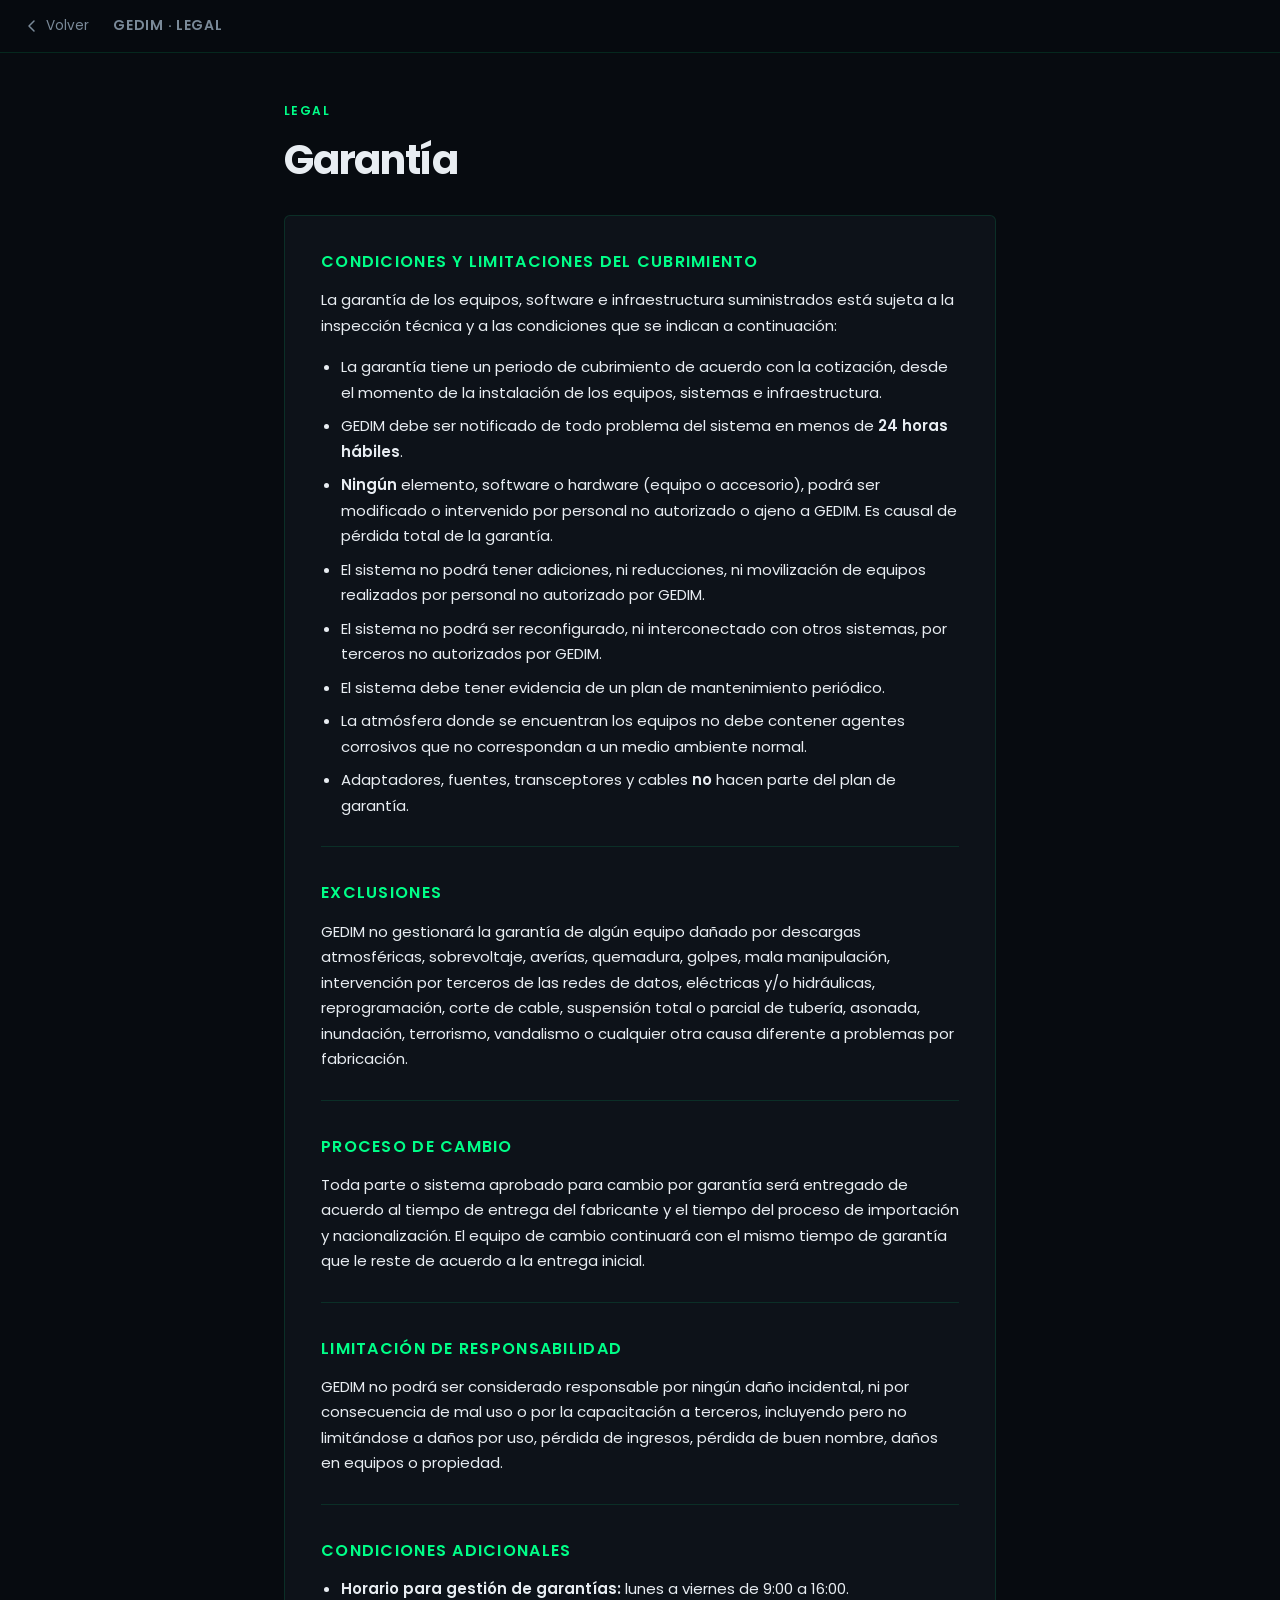
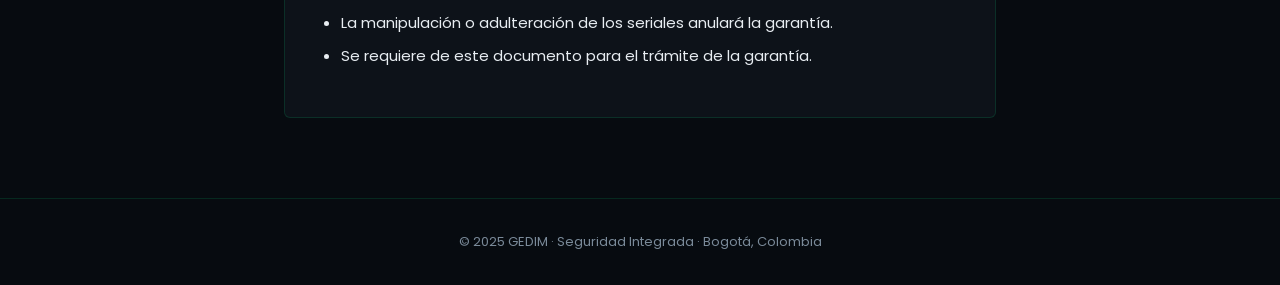
<file: garantia.html>
<!DOCTYPE html>
<html lang="es">
<head>
  <meta charset="UTF-8">
  <meta name="viewport" content="width=device-width, initial-scale=1.0">
  <meta name="theme-color" content="#070B10">
  <link rel="icon" type="image/x-icon" href="favicon.ico">
  <link rel="shortcut icon" href="favicon.ico">
  <title>Garantía — GEDIM</title>
  <link rel="preconnect" href="https://fonts.googleapis.com">
  <link rel="preconnect" href="https://fonts.gstatic.com" crossorigin>
  <link href="https://fonts.googleapis.com/css2?family=Poppins:ital,wght@0,300;0,400;0,500;0,700;1,400&display=swap" rel="stylesheet">
  <style>
    *, *::before, *::after { box-sizing: border-box; margin: 0; padding: 0; }
    :root {
      --bg:           #070B10;
      --bg-card:      #0D1219;
      --accent:       #00FF88;
      --text-primary: #E8EDF2;
      --text-muted:   #7A8A99;
      --border:       rgba(0,255,136,.12);
      --sans: "Poppins", system-ui, sans-serif;
      --radius: 6px;
    }
    html { scroll-behavior: smooth; }
    body {
      font-family: var(--sans);
      background: var(--bg);
      color: var(--text-primary);
      min-height: 100vh;
      line-height: 1.7;
    }

    /* ── Top bar ── */
    .topbar {
      position: sticky;
      top: 0;
      z-index: 100;
      background: rgba(7,11,16,.92);
      backdrop-filter: blur(12px);
      border-bottom: 1px solid var(--border);
      padding: .875rem 1.5rem;
      display: flex;
      align-items: center;
      gap: 1.5rem;
    }
    .topbar-back {
      font-size: .85rem;
      color: var(--text-muted);
      display: inline-flex;
      align-items: center;
      gap: .4rem;
      transition: color .2s;
      text-decoration: none;
    }
    .topbar-back:hover { color: var(--accent); }
    .topbar-back svg { flex-shrink: 0; }
    .topbar-title {
      font-size: .875rem;
      font-weight: 600;
      color: var(--text-muted);
      letter-spacing: .05em;
      text-transform: uppercase;
    }

    /* ── Content ── */
    .page-wrap {
      max-width: 760px;
      margin: 0 auto;
      padding: 3rem 1.5rem 5rem;
    }
    .page-tag {
      font-size: .75rem;
      font-weight: 600;
      letter-spacing: .12em;
      text-transform: uppercase;
      color: var(--accent);
      margin-bottom: 1rem;
    }
    h1 {
      font-size: clamp(1.75rem, 4vw, 2.5rem);
      font-weight: 700;
      line-height: 1.15;
      letter-spacing: -.03em;
      margin-bottom: 2rem;
    }
    .legal-card {
      background: var(--bg-card);
      border: 1px solid var(--border);
      border-radius: var(--radius);
      padding: 2rem 2.25rem;
    }
    .legal-card h2 {
      font-size: 1rem;
      font-weight: 600;
      color: var(--accent);
      letter-spacing: .08em;
      text-transform: uppercase;
      margin-top: 2rem;
      margin-bottom: .75rem;
    }
    .legal-card h2:first-child { margin-top: 0; }
    .legal-card p {
      font-size: .9375rem;
      color: var(--text-primary);
      margin-bottom: 1rem;
    }
    .legal-card ul {
      padding-left: 1.25rem;
      margin-bottom: 1rem;
    }
    .legal-card li {
      font-size: .9375rem;
      color: var(--text-primary);
      margin-bottom: .5rem;
    }
    .legal-card strong { color: var(--text-primary); font-weight: 600; }
    .legal-card hr {
      border: none;
      border-top: 1px solid var(--border);
      margin: 1.75rem 0;
    }

    /* ── Footer ── */
    .page-footer {
      text-align: center;
      padding: 2rem 1.5rem;
      font-size: .8125rem;
      color: var(--text-muted);
      border-top: 1px solid var(--border);
    }
  </style>
</head>
<body>

  <nav class="topbar" aria-label="Navegación de página">
    <a href="index.html" class="topbar-back" aria-label="Volver al sitio">
      <svg width="16" height="16" viewBox="0 0 16 16" fill="none" aria-hidden="true">
        <path d="M10 3L5 8L10 13" stroke="currentColor" stroke-width="1.5" stroke-linecap="round" stroke-linejoin="round"/>
      </svg>
      Volver
    </a>
    <span class="topbar-title">GEDIM · Legal</span>
  </nav>

  <main class="page-wrap">
    <p class="page-tag">Legal</p>
    <h1>Garantía</h1>

    <div class="legal-card">

      <h2>Condiciones y limitaciones del cubrimiento</h2>
      <p>La garantía de los equipos, software e infraestructura suministrados está sujeta a la inspección técnica y a las condiciones que se indican a continuación:</p>
      <ul>
        <li>La garantía tiene un periodo de cubrimiento de acuerdo con la cotización, desde el momento de la instalación de los equipos, sistemas e infraestructura.</li>
        <li>GEDIM debe ser notificado de todo problema del sistema en menos de <strong>24 horas hábiles</strong>.</li>
        <li><strong>Ningún</strong> elemento, software o hardware (equipo o accesorio), podrá ser modificado o intervenido por personal no autorizado o ajeno a GEDIM. Es causal de pérdida total de la garantía.</li>
        <li>El sistema no podrá tener adiciones, ni reducciones, ni movilización de equipos realizados por personal no autorizado por GEDIM.</li>
        <li>El sistema no podrá ser reconfigurado, ni interconectado con otros sistemas, por terceros no autorizados por GEDIM.</li>
        <li>El sistema debe tener evidencia de un plan de mantenimiento periódico.</li>
        <li>La atmósfera donde se encuentran los equipos no debe contener agentes corrosivos que no correspondan a un medio ambiente normal.</li>
        <li>Adaptadores, fuentes, transceptores y cables <strong>no</strong> hacen parte del plan de garantía.</li>
      </ul>

      <hr>

      <h2>Exclusiones</h2>
      <p>GEDIM no gestionará la garantía de algún equipo dañado por descargas atmosféricas, sobrevoltaje, averías, quemadura, golpes, mala manipulación, intervención por terceros de las redes de datos, eléctricas y/o hidráulicas, reprogramación, corte de cable, suspensión total o parcial de tubería, asonada, inundación, terrorismo, vandalismo o cualquier otra causa diferente a problemas por fabricación.</p>

      <hr>

      <h2>Proceso de cambio</h2>
      <p>Toda parte o sistema aprobado para cambio por garantía será entregado de acuerdo al tiempo de entrega del fabricante y el tiempo del proceso de importación y nacionalización. El equipo de cambio continuará con el mismo tiempo de garantía que le reste de acuerdo a la entrega inicial.</p>

      <hr>

      <h2>Limitación de responsabilidad</h2>
      <p>GEDIM no podrá ser considerado responsable por ningún daño incidental, ni por consecuencia de mal uso o por la capacitación a terceros, incluyendo pero no limitándose a daños por uso, pérdida de ingresos, pérdida de buen nombre, daños en equipos o propiedad.</p>

      <hr>

      <h2>Condiciones adicionales</h2>
      <ul>
        <li><strong>Horario para gestión de garantías:</strong> lunes a viernes de 9:00 a 16:00.</li>
        <li>La manipulación o adulteración de los seriales anulará la garantía.</li>
        <li>Se requiere de este documento para el trámite de la garantía.</li>
      </ul>

    </div>
  </main>

  <footer class="page-footer">
    © 2025 GEDIM · Seguridad Integrada · Bogotá, Colombia
  </footer>

</body>
</html>
</file>
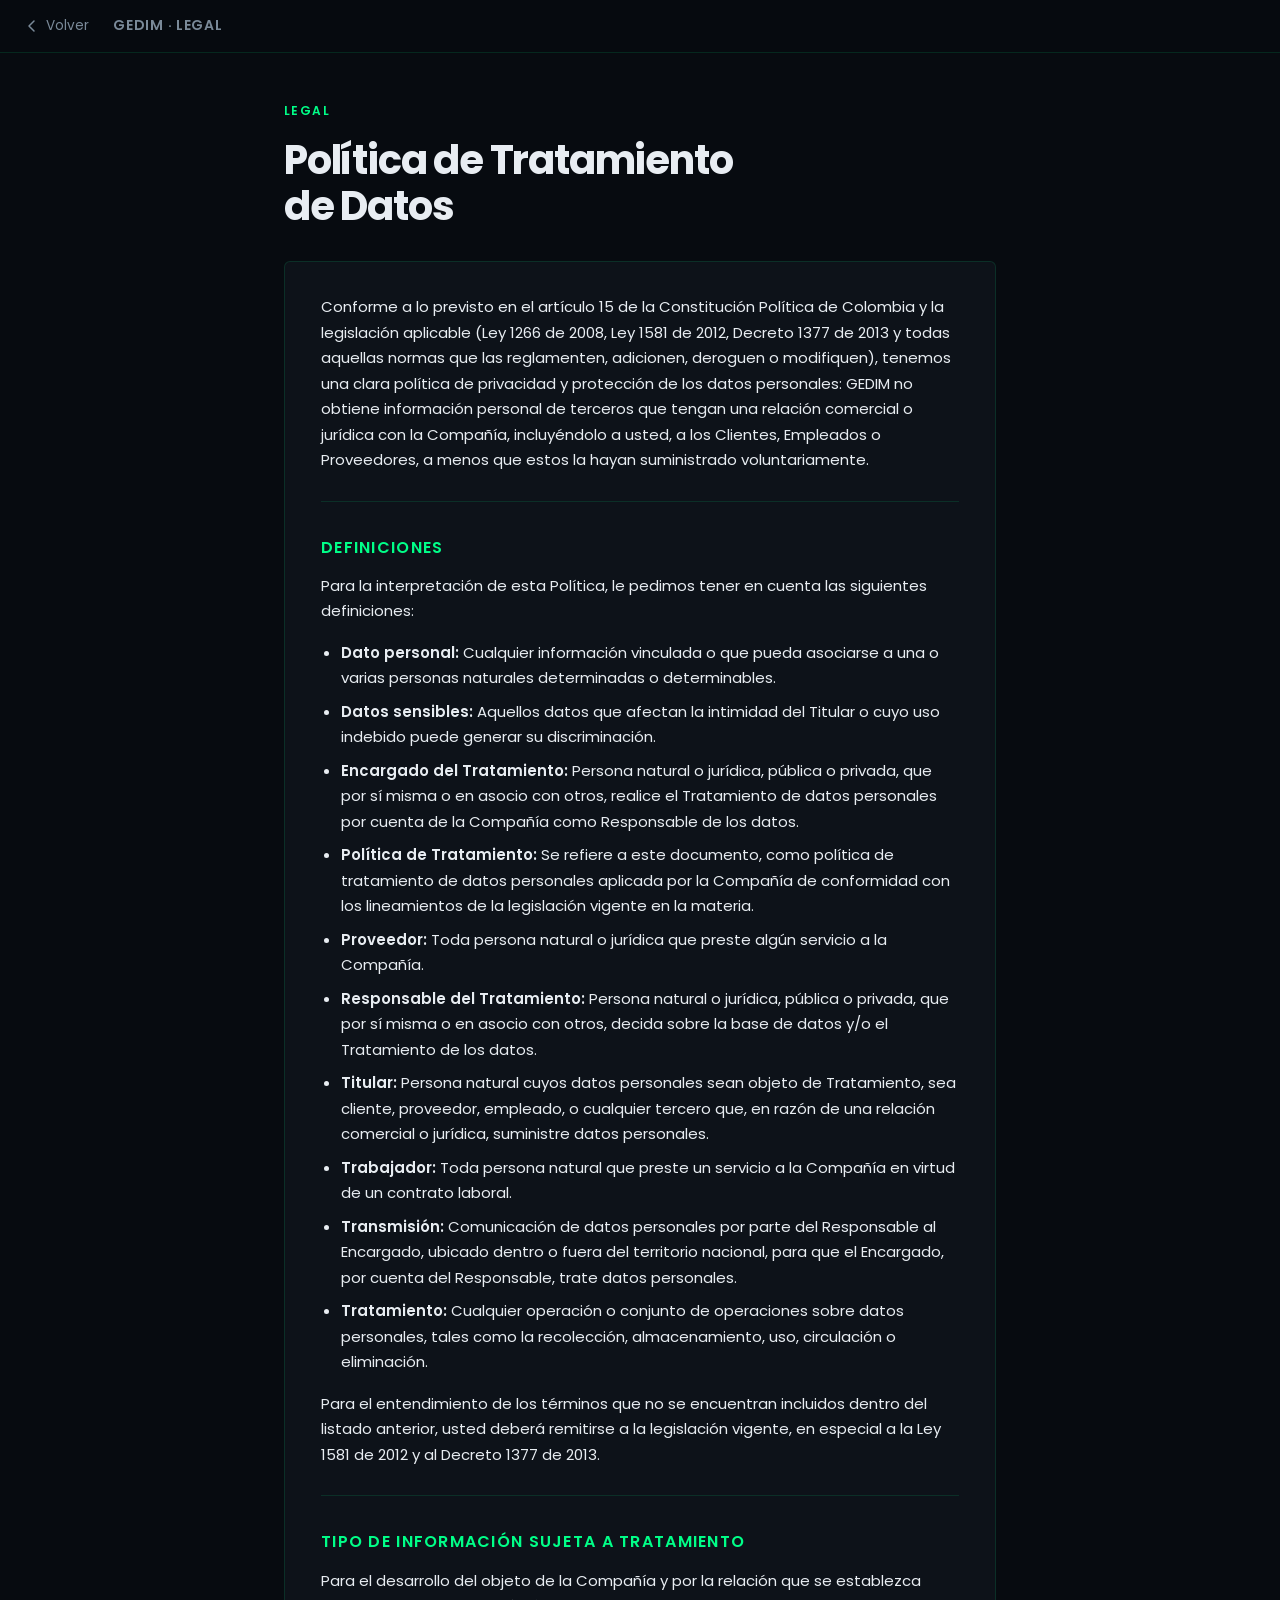
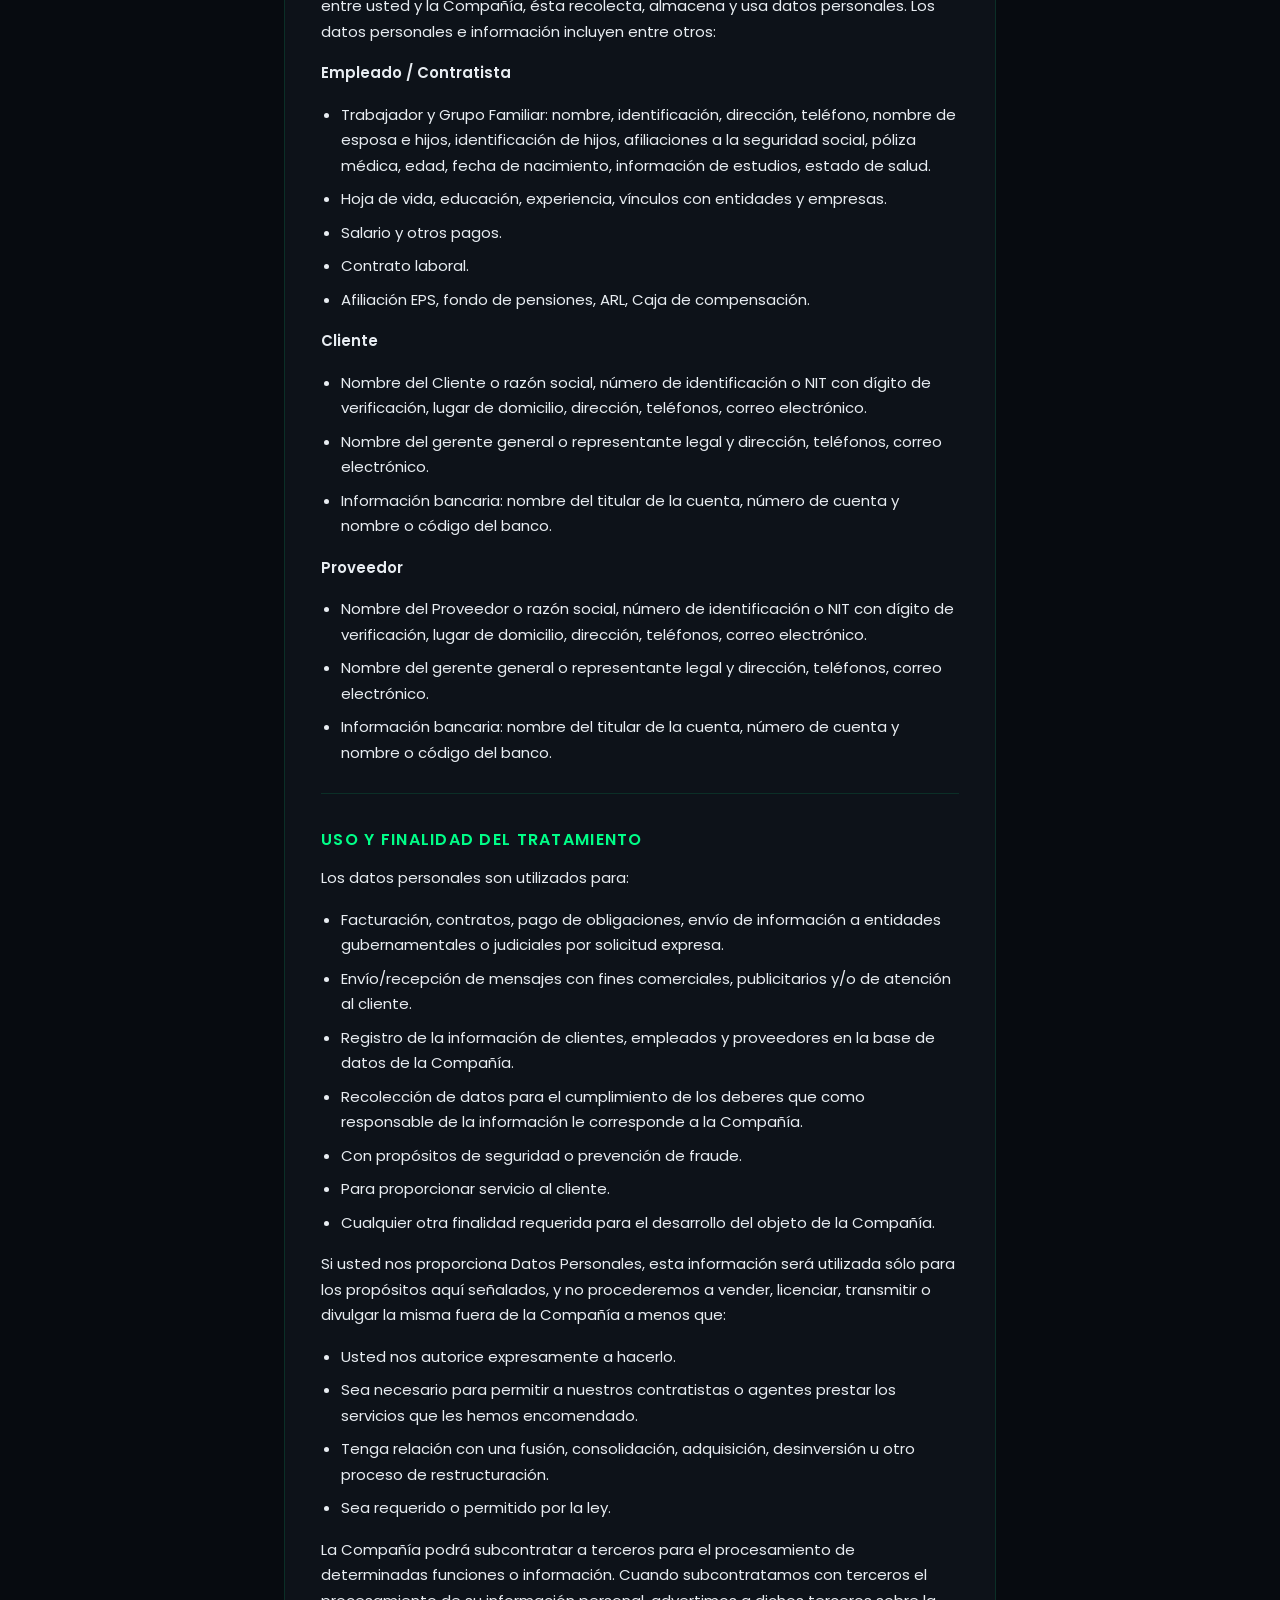
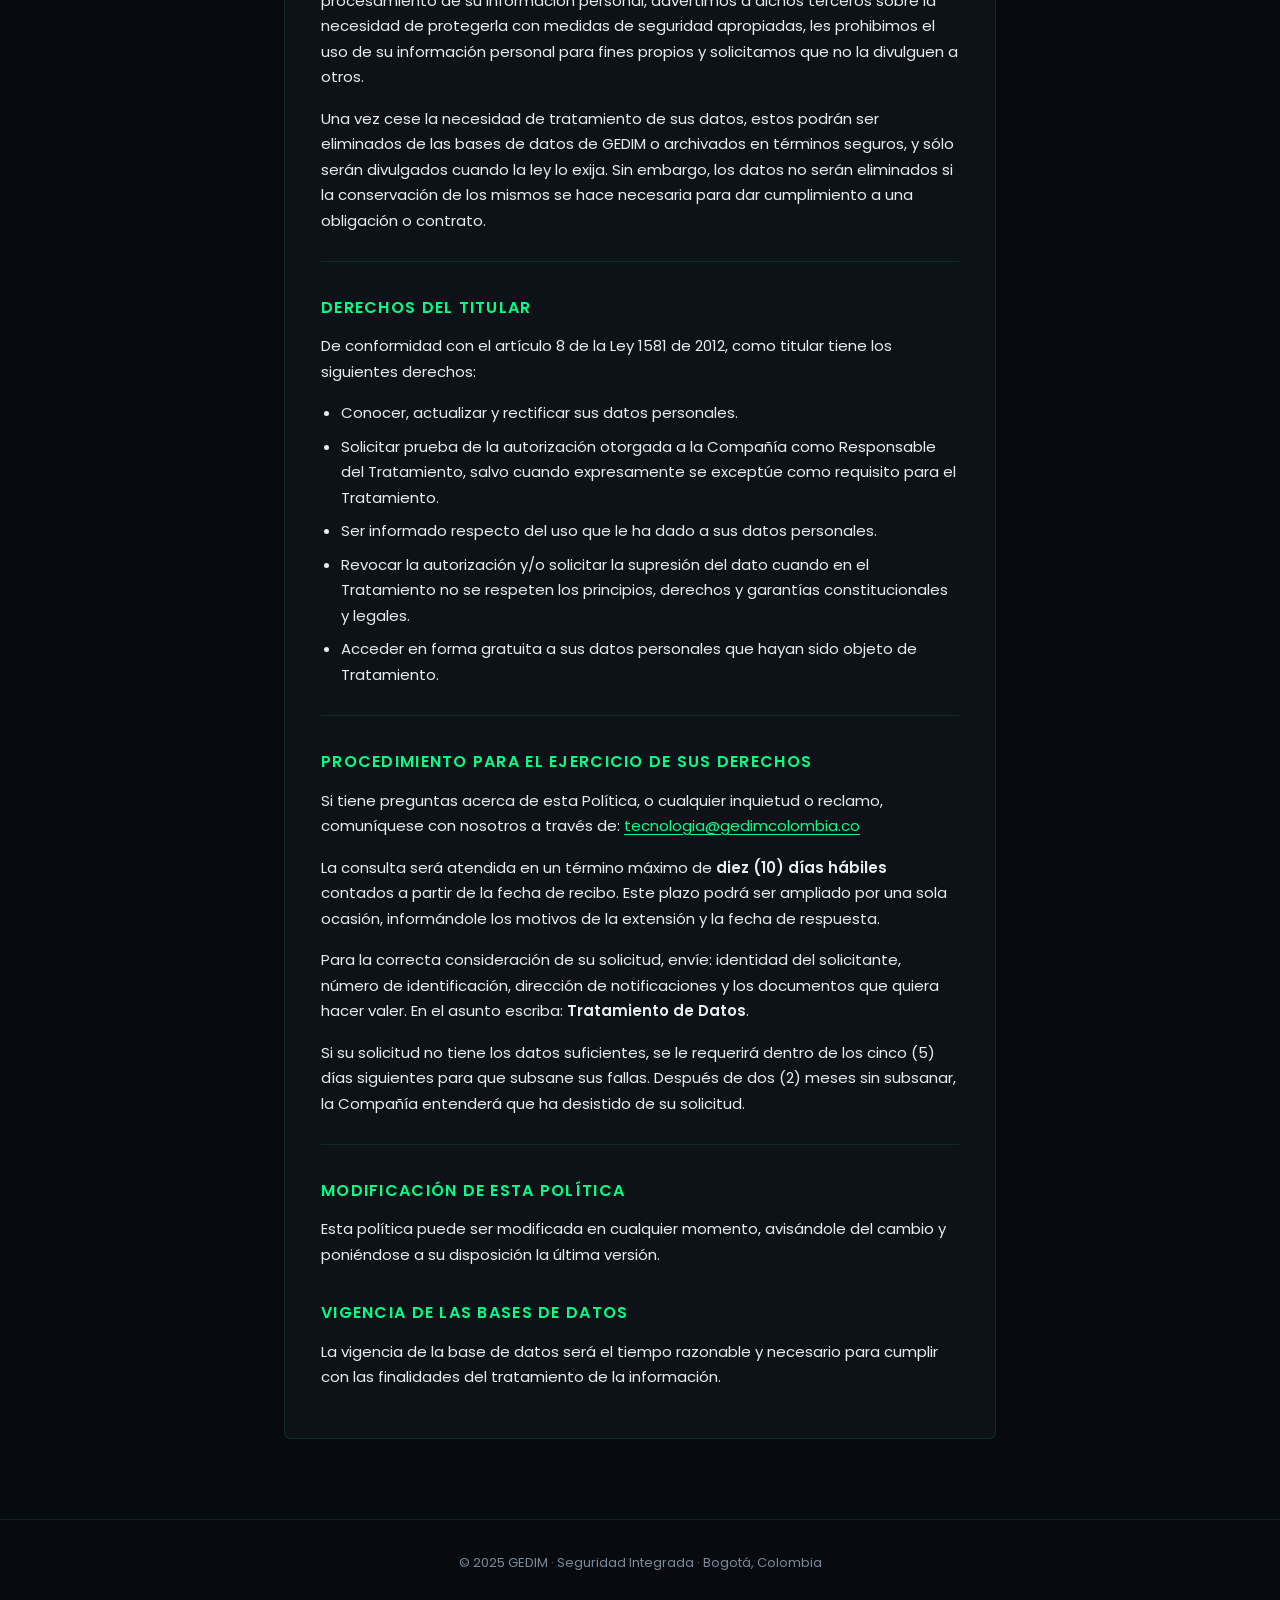
<file: tratamiento-datos.html>
<!DOCTYPE html>
<html lang="es">
<head>
  <meta charset="UTF-8">
  <meta name="viewport" content="width=device-width, initial-scale=1.0">
  <meta name="theme-color" content="#070B10">
  <link rel="icon" type="image/x-icon" href="favicon.ico">
  <link rel="shortcut icon" href="favicon.ico">
  <title>Política de Tratamiento de Datos — GEDIM</title>
  <link rel="preconnect" href="https://fonts.googleapis.com">
  <link rel="preconnect" href="https://fonts.gstatic.com" crossorigin>
  <link href="https://fonts.googleapis.com/css2?family=Poppins:ital,wght@0,300;0,400;0,500;0,700;1,400&display=swap" rel="stylesheet">
  <style>
    *, *::before, *::after { box-sizing: border-box; margin: 0; padding: 0; }
    :root {
      --bg:           #070B10;
      --bg-card:      #0D1219;
      --accent:       #00FF88;
      --text-primary: #E8EDF2;
      --text-muted:   #7A8A99;
      --border:       rgba(0,255,136,.12);
      --sans: "Poppins", system-ui, sans-serif;
      --radius: 6px;
    }
    html { scroll-behavior: smooth; }
    body {
      font-family: var(--sans);
      background: var(--bg);
      color: var(--text-primary);
      min-height: 100vh;
      line-height: 1.7;
    }

    /* ── Top bar ── */
    .topbar {
      position: sticky;
      top: 0;
      z-index: 100;
      background: rgba(7,11,16,.92);
      backdrop-filter: blur(12px);
      border-bottom: 1px solid var(--border);
      padding: .875rem 1.5rem;
      display: flex;
      align-items: center;
      gap: 1.5rem;
    }
    .topbar-back {
      font-size: .85rem;
      color: var(--text-muted);
      display: inline-flex;
      align-items: center;
      gap: .4rem;
      transition: color .2s;
      text-decoration: none;
    }
    .topbar-back:hover { color: var(--accent); }
    .topbar-back svg { flex-shrink: 0; }
    .topbar-title {
      font-size: .875rem;
      font-weight: 600;
      color: var(--text-muted);
      letter-spacing: .05em;
      text-transform: uppercase;
    }

    /* ── Content ── */
    .page-wrap {
      max-width: 760px;
      margin: 0 auto;
      padding: 3rem 1.5rem 5rem;
    }
    .page-tag {
      font-size: .75rem;
      font-weight: 600;
      letter-spacing: .12em;
      text-transform: uppercase;
      color: var(--accent);
      margin-bottom: 1rem;
    }
    h1 {
      font-size: clamp(1.75rem, 4vw, 2.5rem);
      font-weight: 700;
      line-height: 1.15;
      letter-spacing: -.03em;
      margin-bottom: 2rem;
    }
    .legal-card {
      background: var(--bg-card);
      border: 1px solid var(--border);
      border-radius: var(--radius);
      padding: 2rem 2.25rem;
    }
    .legal-card h2 {
      font-size: 1rem;
      font-weight: 600;
      color: var(--accent);
      letter-spacing: .08em;
      text-transform: uppercase;
      margin-top: 2rem;
      margin-bottom: .75rem;
    }
    .legal-card h2:first-child { margin-top: 0; }
    .legal-card p {
      font-size: .9375rem;
      color: var(--text-primary);
      margin-bottom: 1rem;
    }
    .legal-card ul {
      padding-left: 1.25rem;
      margin-bottom: 1rem;
    }
    .legal-card li {
      font-size: .9375rem;
      color: var(--text-primary);
      margin-bottom: .5rem;
    }
    .legal-card strong { color: var(--text-primary); font-weight: 600; }
    .legal-card a { color: var(--accent); text-underline-offset: 3px; }
    .legal-card hr {
      border: none;
      border-top: 1px solid var(--border);
      margin: 1.75rem 0;
    }

    /* ── Footer ── */
    .page-footer {
      text-align: center;
      padding: 2rem 1.5rem;
      font-size: .8125rem;
      color: var(--text-muted);
      border-top: 1px solid var(--border);
    }
  </style>
</head>
<body>

  <nav class="topbar" aria-label="Navegación de página">
    <a href="index.html" class="topbar-back" aria-label="Volver al sitio">
      <svg width="16" height="16" viewBox="0 0 16 16" fill="none" aria-hidden="true">
        <path d="M10 3L5 8L10 13" stroke="currentColor" stroke-width="1.5" stroke-linecap="round" stroke-linejoin="round"/>
      </svg>
      Volver
    </a>
    <span class="topbar-title">GEDIM · Legal</span>
  </nav>

  <main class="page-wrap">
    <p class="page-tag">Legal</p>
    <h1>Política de Tratamiento<br>de Datos</h1>

    <div class="legal-card">

      <p>Conforme a lo previsto en el artículo 15 de la Constitución Política de Colombia y la legislación aplicable (Ley 1266 de 2008, Ley 1581 de 2012, Decreto 1377 de 2013 y todas aquellas normas que las reglamenten, adicionen, deroguen o modifiquen), tenemos una clara política de privacidad y protección de los datos personales: GEDIM no obtiene información personal de terceros que tengan una relación comercial o jurídica con la Compañía, incluyéndolo a usted, a los Clientes, Empleados o Proveedores, a menos que estos la hayan suministrado voluntariamente.</p>

      <hr>

      <h2>Definiciones</h2>
      <p>Para la interpretación de esta Política, le pedimos tener en cuenta las siguientes definiciones:</p>
      <ul>
        <li><strong>Dato personal:</strong> Cualquier información vinculada o que pueda asociarse a una o varias personas naturales determinadas o determinables.</li>
        <li><strong>Datos sensibles:</strong> Aquellos datos que afectan la intimidad del Titular o cuyo uso indebido puede generar su discriminación.</li>
        <li><strong>Encargado del Tratamiento:</strong> Persona natural o jurídica, pública o privada, que por sí misma o en asocio con otros, realice el Tratamiento de datos personales por cuenta de la Compañía como Responsable de los datos.</li>
        <li><strong>Política de Tratamiento:</strong> Se refiere a este documento, como política de tratamiento de datos personales aplicada por la Compañía de conformidad con los lineamientos de la legislación vigente en la materia.</li>
        <li><strong>Proveedor:</strong> Toda persona natural o jurídica que preste algún servicio a la Compañía.</li>
        <li><strong>Responsable del Tratamiento:</strong> Persona natural o jurídica, pública o privada, que por sí misma o en asocio con otros, decida sobre la base de datos y/o el Tratamiento de los datos.</li>
        <li><strong>Titular:</strong> Persona natural cuyos datos personales sean objeto de Tratamiento, sea cliente, proveedor, empleado, o cualquier tercero que, en razón de una relación comercial o jurídica, suministre datos personales.</li>
        <li><strong>Trabajador:</strong> Toda persona natural que preste un servicio a la Compañía en virtud de un contrato laboral.</li>
        <li><strong>Transmisión:</strong> Comunicación de datos personales por parte del Responsable al Encargado, ubicado dentro o fuera del territorio nacional, para que el Encargado, por cuenta del Responsable, trate datos personales.</li>
        <li><strong>Tratamiento:</strong> Cualquier operación o conjunto de operaciones sobre datos personales, tales como la recolección, almacenamiento, uso, circulación o eliminación.</li>
      </ul>
      <p>Para el entendimiento de los términos que no se encuentran incluidos dentro del listado anterior, usted deberá remitirse a la legislación vigente, en especial a la Ley 1581 de 2012 y al Decreto 1377 de 2013.</p>

      <hr>

      <h2>Tipo de información sujeta a Tratamiento</h2>
      <p>Para el desarrollo del objeto de la Compañía y por la relación que se establezca entre usted y la Compañía, ésta recolecta, almacena y usa datos personales. Los datos personales e información incluyen entre otros:</p>

      <p><strong>Empleado / Contratista</strong></p>
      <ul>
        <li>Trabajador y Grupo Familiar: nombre, identificación, dirección, teléfono, nombre de esposa e hijos, identificación de hijos, afiliaciones a la seguridad social, póliza médica, edad, fecha de nacimiento, información de estudios, estado de salud.</li>
        <li>Hoja de vida, educación, experiencia, vínculos con entidades y empresas.</li>
        <li>Salario y otros pagos.</li>
        <li>Contrato laboral.</li>
        <li>Afiliación EPS, fondo de pensiones, ARL, Caja de compensación.</li>
      </ul>

      <p><strong>Cliente</strong></p>
      <ul>
        <li>Nombre del Cliente o razón social, número de identificación o NIT con dígito de verificación, lugar de domicilio, dirección, teléfonos, correo electrónico.</li>
        <li>Nombre del gerente general o representante legal y dirección, teléfonos, correo electrónico.</li>
        <li>Información bancaria: nombre del titular de la cuenta, número de cuenta y nombre o código del banco.</li>
      </ul>

      <p><strong>Proveedor</strong></p>
      <ul>
        <li>Nombre del Proveedor o razón social, número de identificación o NIT con dígito de verificación, lugar de domicilio, dirección, teléfonos, correo electrónico.</li>
        <li>Nombre del gerente general o representante legal y dirección, teléfonos, correo electrónico.</li>
        <li>Información bancaria: nombre del titular de la cuenta, número de cuenta y nombre o código del banco.</li>
      </ul>

      <hr>

      <h2>Uso y finalidad del Tratamiento</h2>
      <p>Los datos personales son utilizados para:</p>
      <ul>
        <li>Facturación, contratos, pago de obligaciones, envío de información a entidades gubernamentales o judiciales por solicitud expresa.</li>
        <li>Envío/recepción de mensajes con fines comerciales, publicitarios y/o de atención al cliente.</li>
        <li>Registro de la información de clientes, empleados y proveedores en la base de datos de la Compañía.</li>
        <li>Recolección de datos para el cumplimiento de los deberes que como responsable de la información le corresponde a la Compañía.</li>
        <li>Con propósitos de seguridad o prevención de fraude.</li>
        <li>Para proporcionar servicio al cliente.</li>
        <li>Cualquier otra finalidad requerida para el desarrollo del objeto de la Compañía.</li>
      </ul>
      <p>Si usted nos proporciona Datos Personales, esta información será utilizada sólo para los propósitos aquí señalados, y no procederemos a vender, licenciar, transmitir o divulgar la misma fuera de la Compañía a menos que:</p>
      <ul>
        <li>Usted nos autorice expresamente a hacerlo.</li>
        <li>Sea necesario para permitir a nuestros contratistas o agentes prestar los servicios que les hemos encomendado.</li>
        <li>Tenga relación con una fusión, consolidación, adquisición, desinversión u otro proceso de restructuración.</li>
        <li>Sea requerido o permitido por la ley.</li>
      </ul>
      <p>La Compañía podrá subcontratar a terceros para el procesamiento de determinadas funciones o información. Cuando subcontratamos con terceros el procesamiento de su información personal, advertimos a dichos terceros sobre la necesidad de protegerla con medidas de seguridad apropiadas, les prohibimos el uso de su información personal para fines propios y solicitamos que no la divulguen a otros.</p>
      <p>Una vez cese la necesidad de tratamiento de sus datos, estos podrán ser eliminados de las bases de datos de GEDIM o archivados en términos seguros, y sólo serán divulgados cuando la ley lo exija. Sin embargo, los datos no serán eliminados si la conservación de los mismos se hace necesaria para dar cumplimiento a una obligación o contrato.</p>

      <hr>

      <h2>Derechos del Titular</h2>
      <p>De conformidad con el artículo 8 de la Ley 1581 de 2012, como titular tiene los siguientes derechos:</p>
      <ul>
        <li>Conocer, actualizar y rectificar sus datos personales.</li>
        <li>Solicitar prueba de la autorización otorgada a la Compañía como Responsable del Tratamiento, salvo cuando expresamente se exceptúe como requisito para el Tratamiento.</li>
        <li>Ser informado respecto del uso que le ha dado a sus datos personales.</li>
        <li>Revocar la autorización y/o solicitar la supresión del dato cuando en el Tratamiento no se respeten los principios, derechos y garantías constitucionales y legales.</li>
        <li>Acceder en forma gratuita a sus datos personales que hayan sido objeto de Tratamiento.</li>
      </ul>

      <hr>

      <h2>Procedimiento para el ejercicio de sus derechos</h2>
      <p>Si tiene preguntas acerca de esta Política, o cualquier inquietud o reclamo, comuníquese con nosotros a través de: <a href="mailto:tecnologia@gedimcolombia.co">tecnologia@gedimcolombia.co</a></p>
      <p>La consulta será atendida en un término máximo de <strong>diez (10) días hábiles</strong> contados a partir de la fecha de recibo. Este plazo podrá ser ampliado por una sola ocasión, informándole los motivos de la extensión y la fecha de respuesta.</p>
      <p>Para la correcta consideración de su solicitud, envíe: identidad del solicitante, número de identificación, dirección de notificaciones y los documentos que quiera hacer valer. En el asunto escriba: <strong>Tratamiento de Datos</strong>.</p>
      <p>Si su solicitud no tiene los datos suficientes, se le requerirá dentro de los cinco (5) días siguientes para que subsane sus fallas. Después de dos (2) meses sin subsanar, la Compañía entenderá que ha desistido de su solicitud.</p>

      <hr>

      <h2>Modificación de esta política</h2>
      <p>Esta política puede ser modificada en cualquier momento, avisándole del cambio y poniéndose a su disposición la última versión.</p>

      <h2>Vigencia de las bases de datos</h2>
      <p>La vigencia de la base de datos será el tiempo razonable y necesario para cumplir con las finalidades del tratamiento de la información.</p>

    </div>
  </main>

  <footer class="page-footer">
    © 2025 GEDIM · Seguridad Integrada · Bogotá, Colombia
  </footer>

</body>
</html>
</file>
